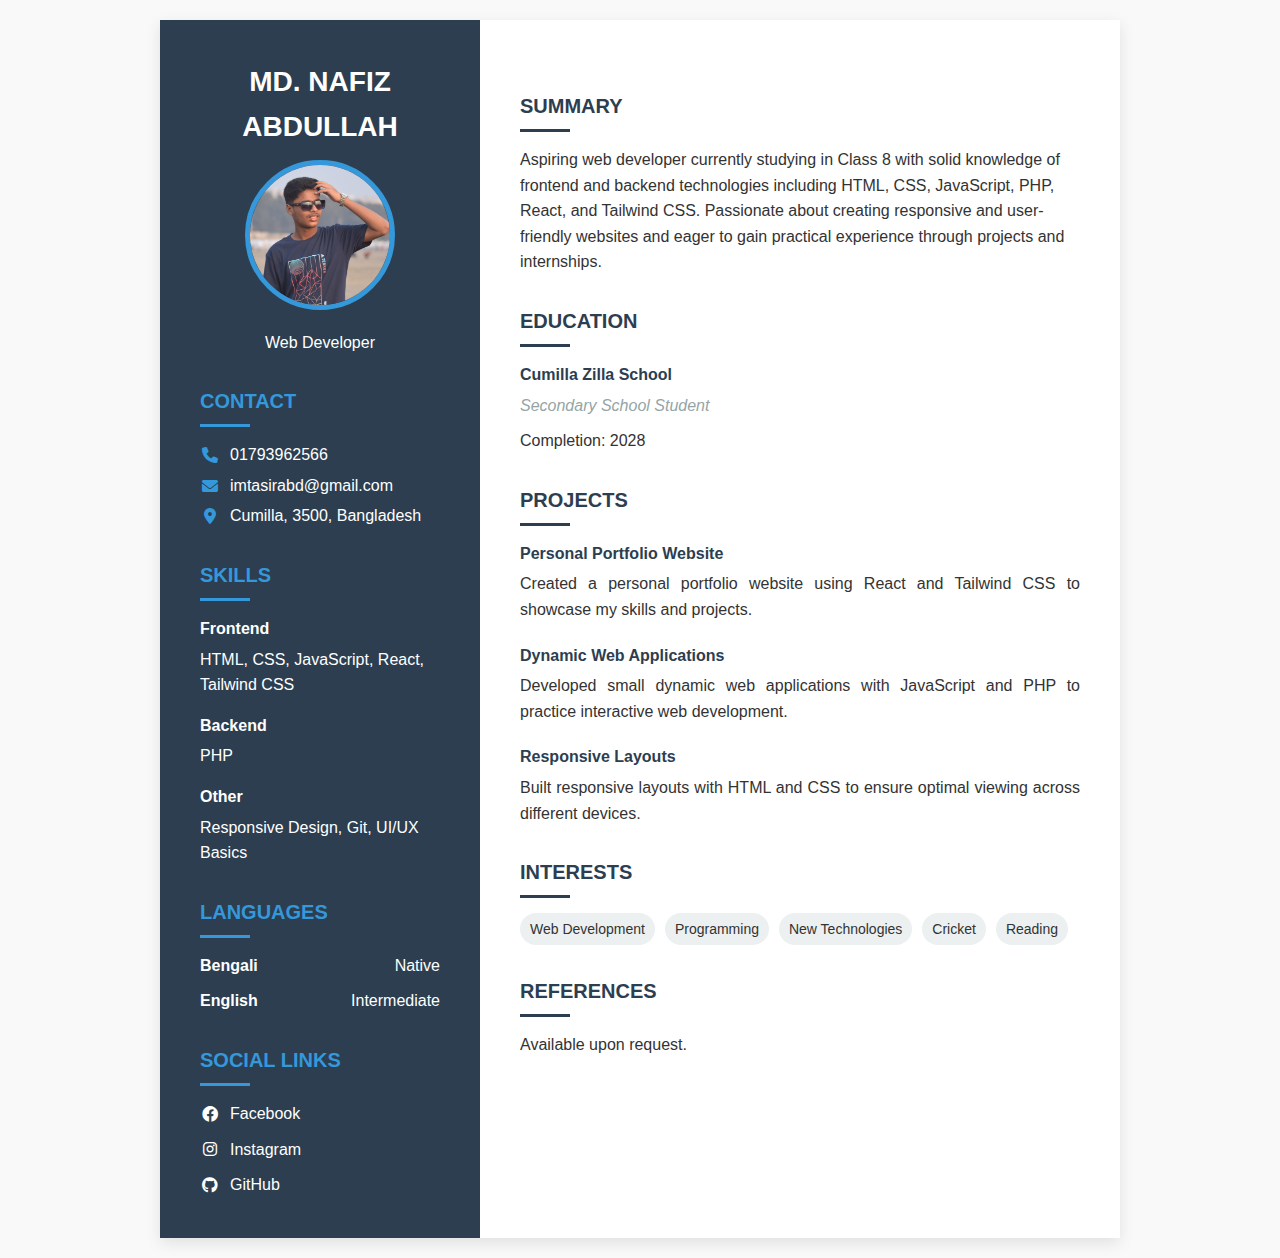
<file: cv.html>
<!DOCTYPE html>
<html lang="en">
<head>
    <meta charset="UTF-8">
    <meta name="viewport" content="width=device-width, initial-scale=1.0">
    <title>Md. Nafiz Abdullah - Web Developer</title>
    <link rel="stylesheet" href="https://cdnjs.cloudflare.com/ajax/libs/font-awesome/6.0.0-beta3/css/all.min.css">
    <link rel="stylesheet" href="cv.css">
</head>
<body>
    <div class="container">
        <div class="cv">
            <div class="left-column">
                <h1>Md. Nafiz Abdullah</h1>
                <img src="pic.png" alt="My pic" class="profile-img">
                <p style="text-align: center; margin-bottom: 30px;">Web Developer</p>
                
                <div class="contact-info">
                    <h2>Contact</h2>
                    <p><i class="fas fa-phone"></i> 01793962566</p>
                    <p><i class="fas fa-envelope"></i> imtasirabd@gmail.com</p>
                    <p><i class="fas fa-map-marker-alt"></i> Cumilla, 3500, Bangladesh</p>
                </div>
                
                <div class="skills">
                    <h2>Skills</h2>
                    <div class="skill-item">
                        <div class="skill-name">Frontend</div>
                        <div class="skill-description">HTML, CSS, JavaScript, React, Tailwind CSS</div>
                    </div>
                    <div class="skill-item">
                        <div class="skill-name">Backend</div>
                        <div class="skill-description">PHP</div>
                    </div>
                    <div class="skill-item">
                        <div class="skill-name">Other</div>
                        <div class="skill-description">Responsive Design, Git, UI/UX Basics</div>
                    </div>
                </div>
                
                <div class="languages">
                    <h2>Languages</h2>
                    <div class="languages-list">
                        <div class="language-item">
                            <span class="language-name">Bengali</span>
                            <span>Native</span>
                        </div>
                        <div class="language-item">
                            <span class="language-name">English</span>
                            <span>Intermediate</span>
                        </div>
                    </div>
                </div>
                
                <div class="social">
                    <h2>Social Links</h2>
                    <div class="social-links">
                        <a href="https://www.facebook.com/profile.php?id=61565407327381" target="_blank">
                            <i class="fab fa-facebook"></i> Facebook
                        </a>
                        <a href="https://www.instagram.com/_nafiz_abdullah/?__pwa=1#" target="_blank">
                            <i class="fab fa-instagram"></i> Instagram
                        </a>
                        <a href="https://github.com/nafiz-afk" target="_blank">
                            <i class="fab fa-github"></i> GitHub
                        </a>
                    </div>
                </div>
            </div>
            
            <div class="right-column">
                <div class="section">
                    <h2>Summary</h2>
                    <p>Aspiring web developer currently studying in Class 8 with solid knowledge of frontend and backend technologies including HTML, CSS, JavaScript, PHP, React, and Tailwind CSS. Passionate about creating responsive and user-friendly websites and eager to gain practical experience through projects and internships.</p>
                </div>
                
                <div class="section">
                    <h2>Education</h2>
                    <div class="education-item">
                        <div class="item-header">
                            <span class="item-title">Cumilla Zilla School</span>
                        </div>
                        <div class="item-subtitle">Secondary School Student</div>
                        <div class="item-description">Completion: 2028</div>
                    </div>
                </div>
                
                <div class="section">
                    <h2>Projects</h2>
                    <div class="project-item">
                        <div class="item-header">
                            <span class="item-title">Personal Portfolio Website</span>
                        </div>
                        <div class="item-description">
                            Created a personal portfolio website using React and Tailwind CSS to showcase my skills and projects.
                        </div>
                    </div>
                    <div class="project-item">
                        <div class="item-header">
                            <span class="item-title">Dynamic Web Applications</span>
                        </div>
                        <div class="item-description">
                            Developed small dynamic web applications with JavaScript and PHP to practice interactive web development.
                        </div>
                    </div>
                    <div class="project-item">
                        <div class="item-header">
                            <span class="item-title">Responsive Layouts</span>
                        </div>
                        <div class="item-description">
                            Built responsive layouts with HTML and CSS to ensure optimal viewing across different devices.
                        </div>
                    </div>
                </div>
                
                <div class="section">
                    <h2>Interests</h2>
                    <div class="interests-list">
                        <span class="interest-item">Web Development</span>
                        <span class="interest-item">Programming</span>
                        <span class="interest-item">New Technologies</span>
                        <span class="interest-item">Cricket</span>
                        <span class="interest-item">Reading</span>
                    </div>
                </div>
                
                <div class="section">
                    <h2>References</h2>
                    <p>Available upon request.</p>
                </div>
            </div>
        </div>
    </div>
</body>
</html>
</file>
<file: cv.css>
:root {
    --primary: #3498db;
    --primary-dark: #2980b9;
    --accent: #e74c3c;
    --accent-dark: #c0392b;
    --dark: #2c3e50;
    --light: #ecf0f1;
    --gray: #95a5a6;
}

* {
    margin: 0;
    padding: 0;
    box-sizing: border-box;
    font-family: 'Segoe UI', Tahoma, Geneva, Verdana, sans-serif;
}

body {
    background-color: #f9f9f9;
    color: #333;
    line-height: 1.6;
}

.container {
    max-width: 1000px;
    margin: 0 auto;
    padding: 20px;
}

.cv {
    background: white;
    box-shadow: 0 5px 15px rgba(0,0,0,0.1);
    display: grid;
    grid-template-columns: 1fr 2fr;
    min-height: 100vh;
}

.left-column {
    background: var(--dark);
    color: white;
    padding: 40px;
}

.right-column {
    padding: 40px;
}

.profile-img {
    width: 150px;
    height: 150px;
    border-radius: 50%;
    margin: 0 auto 20px;
    display: block;
    border: 5px solid var(--primary);
    object-fit: cover;
}

h1 {
    color: white;
    font-size: 28px;
    text-transform: uppercase;
    margin-bottom: 10px;
    text-align: center;
}

h2 {
    color: var(--primary);
    font-size: 20px;
    text-transform: uppercase;
    margin: 30px 0 15px;
    position: relative;
    padding-bottom: 10px;
}

h2:after {
    content: '';
    position: absolute;
    left: 0;
    bottom: 0;
    width: 50px;
    height: 3px;
    background: var(--primary);
}

.right-column h2 {
    color: var(--dark);
}

.right-column h2:after {
    background: var(--dark);
}

.contact-info {
    margin-bottom: 30px;
}

.contact-info p {
    margin-bottom: 5px;
    display: flex;
    align-items: center;
}

.contact-info i {
    margin-right: 10px;
    color: var(--primary);
    width: 20px;
    text-align: center;
}

.skills {
    margin-bottom: 30px;
}

.skill-item {
    margin-bottom: 15px;
}

.skill-name {
    margin-bottom: 5px;
    font-weight: bold;
}

.social-links {
    display: flex;
    flex-direction: column;
    gap: 10px;
}

.social-links a {
    color: white;
    text-decoration: none;
    display: flex;
    align-items: center;
}

.social-links a:hover {
    color: var(--primary);
}

.social-links i {
    margin-right: 10px;
    width: 20px;
    text-align: center;
}

.section {
    margin-bottom: 30px;
}

.education-item, .project-item, .experience-item {
    margin-bottom: 20px;
}

.item-header {
    display: flex;
    justify-content: space-between;
    margin-bottom: 5px;
}

.item-title {
    font-weight: bold;
    color: var(--dark);
}

.item-subtitle {
    font-style: italic;
    color: var(--gray);
    margin-bottom: 10px;
}

.item-description {
    text-align: justify;
}

.interests-list {
    display: flex;
    flex-wrap: wrap;
    gap: 10px;
}

.interest-item {
    background: var(--light);
    padding: 5px 10px;
    border-radius: 20px;
    font-size: 14px;
}

.languages-list {
    display: flex;
    flex-direction: column;
    gap: 10px;
}

.language-item {
    display: flex;
    justify-content: space-between;
}

.language-name {
    font-weight: bold;
}

@media (max-width: 768px) {
    .cv {
        grid-template-columns: 1fr;
    }
    
    .left-column {
        padding: 30px;
    }
    
    .right-column {
        padding: 30px;
    }
}
</file>
